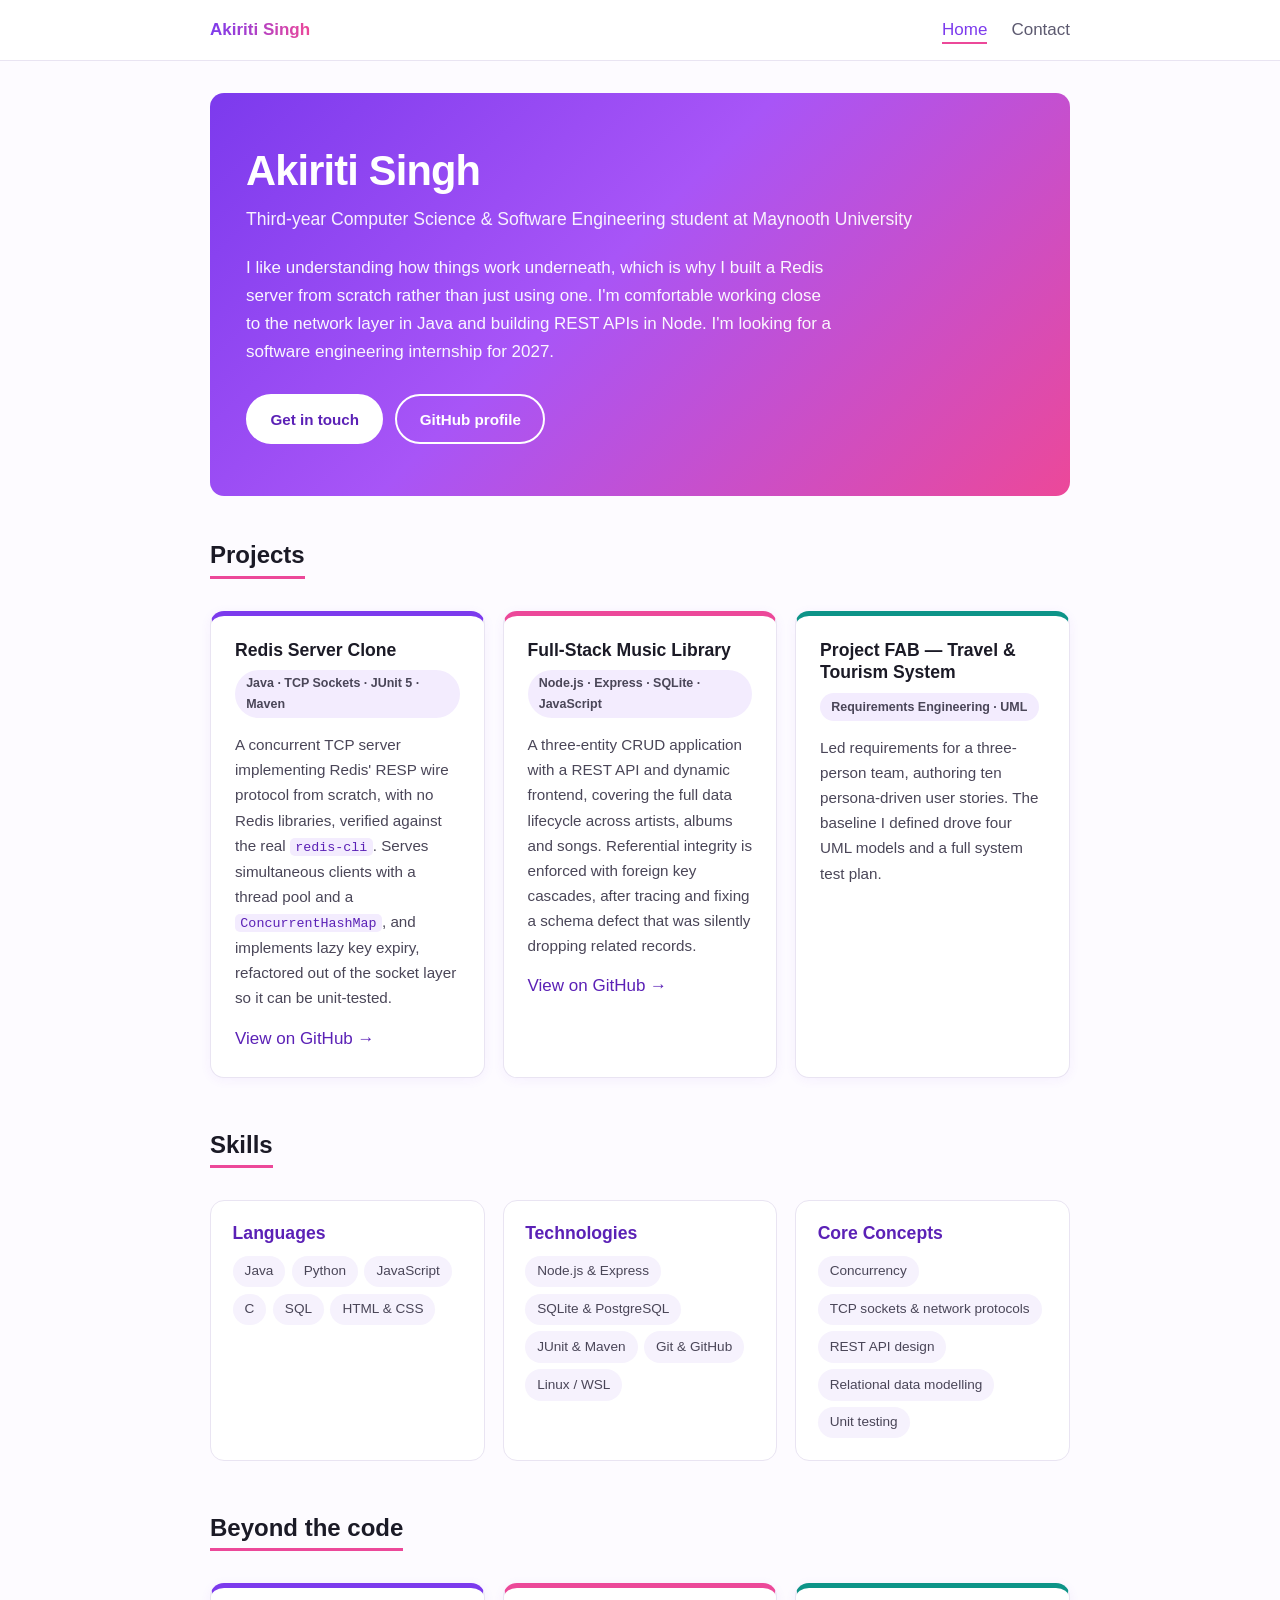
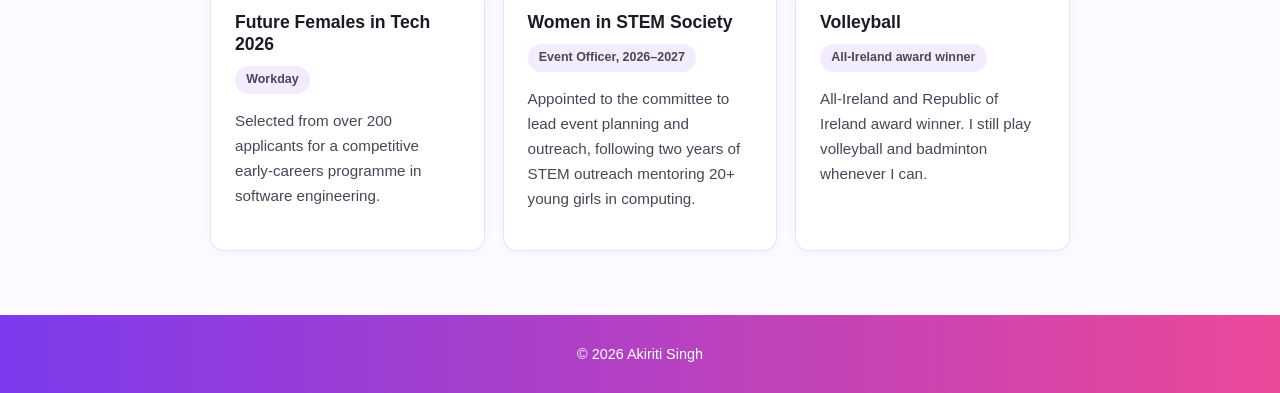
<file: index.html>
<!DOCTYPE html>
<html lang="en">

<head>
  <meta charset="UTF-8">
  <meta name="viewport" content="width=device-width, initial-scale=1.0">
  <meta name="description" content="Akiriti Singh — third-year Computer Science student at Maynooth University. Concurrent systems in Java and full-stack web development in Node.js.">
  <title>Akiriti Singh | Home</title>
  <link rel="stylesheet" href="styles.css">
</head>

<body>

  <header class="site-header">
    <nav class="nav">
      <span class="nav-name">Akiriti Singh</span>
      <ul class="nav-links">
        <li><a href="index.html" class="active">Home</a></li>
        <li><a href="contact.html">Contact</a></li>
      </ul>
    </nav>
  </header>

  <main>

    <section class="hero">
      <h1>Akiriti Singh</h1>
      <p class="tagline">Third-year Computer Science &amp; Software Engineering student at Maynooth University</p>
      <p class="intro">
        I like understanding how things work underneath, which is why I built a Redis
        server from scratch rather than just using one. I'm comfortable working close to
        the network layer in Java and building REST APIs in Node. I'm looking for a
        software engineering internship for 2027.
      </p>
      <div class="hero-actions">
        <a class="button" href="contact.html">Get in touch</a>
        <a class="button button-secondary" href="https://github.com/SAkiriti">GitHub profile</a>
      </div>
    </section>

    <section class="section">
      <h2>Projects</h2>
      <div class="cards">

        <article class="card">
          <h3>Redis Server Clone</h3>
          <p class="card-tags">Java · TCP Sockets · JUnit 5 · Maven</p>
          <p>
            A concurrent TCP server implementing Redis' RESP wire protocol from scratch,
            with no Redis libraries, verified against the real <code>redis-cli</code>.
            Serves simultaneous clients with a thread pool and a
            <code>ConcurrentHashMap</code>, and implements lazy key expiry, refactored out
            of the socket layer so it can be unit-tested.
          </p>
          <a href="https://github.com/SAkiriti/redis-clone-java">View on GitHub →</a>
        </article>

        <article class="card">
          <h3>Full-Stack Music Library</h3>
          <p class="card-tags">Node.js · Express · SQLite · JavaScript</p>
          <p>
            A three-entity CRUD application with a REST API and dynamic frontend, covering
            the full data lifecycle across artists, albums and songs. Referential integrity
            is enforced with foreign key cascades, after tracing and fixing a schema defect
            that was silently dropping related records.
          </p>
          <a href="https://github.com/SAkiriti/music-library-fullstack">View on GitHub →</a>
        </article>

        <article class="card">
          <h3>Project FAB — Travel &amp; Tourism System</h3>
          <p class="card-tags">Requirements Engineering · UML</p>
          <p>
            Led requirements for a three-person team, authoring ten persona-driven user
            stories. The baseline I defined drove four UML models and a full system test
            plan.
          </p>
        </article>

      </div>
    </section>

    <section class="section">
      <h2>Skills</h2>
      <div class="skills">
        <div class="skill-group">
          <h3>Languages</h3>
          <ul>
            <li>Java</li>
            <li>Python</li>
            <li>JavaScript</li>
            <li>C</li>
            <li>SQL</li>
            <li>HTML &amp; CSS</li>
          </ul>
        </div>
        <div class="skill-group">
          <h3>Technologies</h3>
          <ul>
            <li>Node.js &amp; Express</li>
            <li>SQLite &amp; PostgreSQL</li>
            <li>JUnit &amp; Maven</li>
            <li>Git &amp; GitHub</li>
            <li>Linux / WSL</li>
          </ul>
        </div>
        <div class="skill-group">
          <h3>Core Concepts</h3>
          <ul>
            <li>Concurrency</li>
            <li>TCP sockets &amp; network protocols</li>
            <li>REST API design</li>
            <li>Relational data modelling</li>
            <li>Unit testing</li>
          </ul>
        </div>
      </div>
    </section>

    <section class="section">
      <h2>Beyond the code</h2>
      <div class="cards">

        <article class="card">
          <h3>Future Females in Tech 2026</h3>
          <p class="card-tags">Workday</p>
          <p>
            Selected from over 200 applicants for a competitive early-careers programme in
            software engineering.
          </p>
        </article>

        <article class="card">
          <h3>Women in STEM Society</h3>
          <p class="card-tags">Event Officer, 2026–2027</p>
          <p>
            Appointed to the committee to lead event planning and outreach, following two
            years of STEM outreach mentoring 20+ young girls in computing.
          </p>
        </article>

        <article class="card">
          <h3>Volleyball</h3>
          <p class="card-tags">All-Ireland award winner</p>
          <p>
            All-Ireland and Republic of Ireland award winner. I still play volleyball and
            badminton whenever I can.
          </p>
        </article>

      </div>
    </section>

  </main>

  <footer class="site-footer">
    <p>&copy; 2026 Akiriti Singh</p>
  </footer>

</body>

</html>
</file>
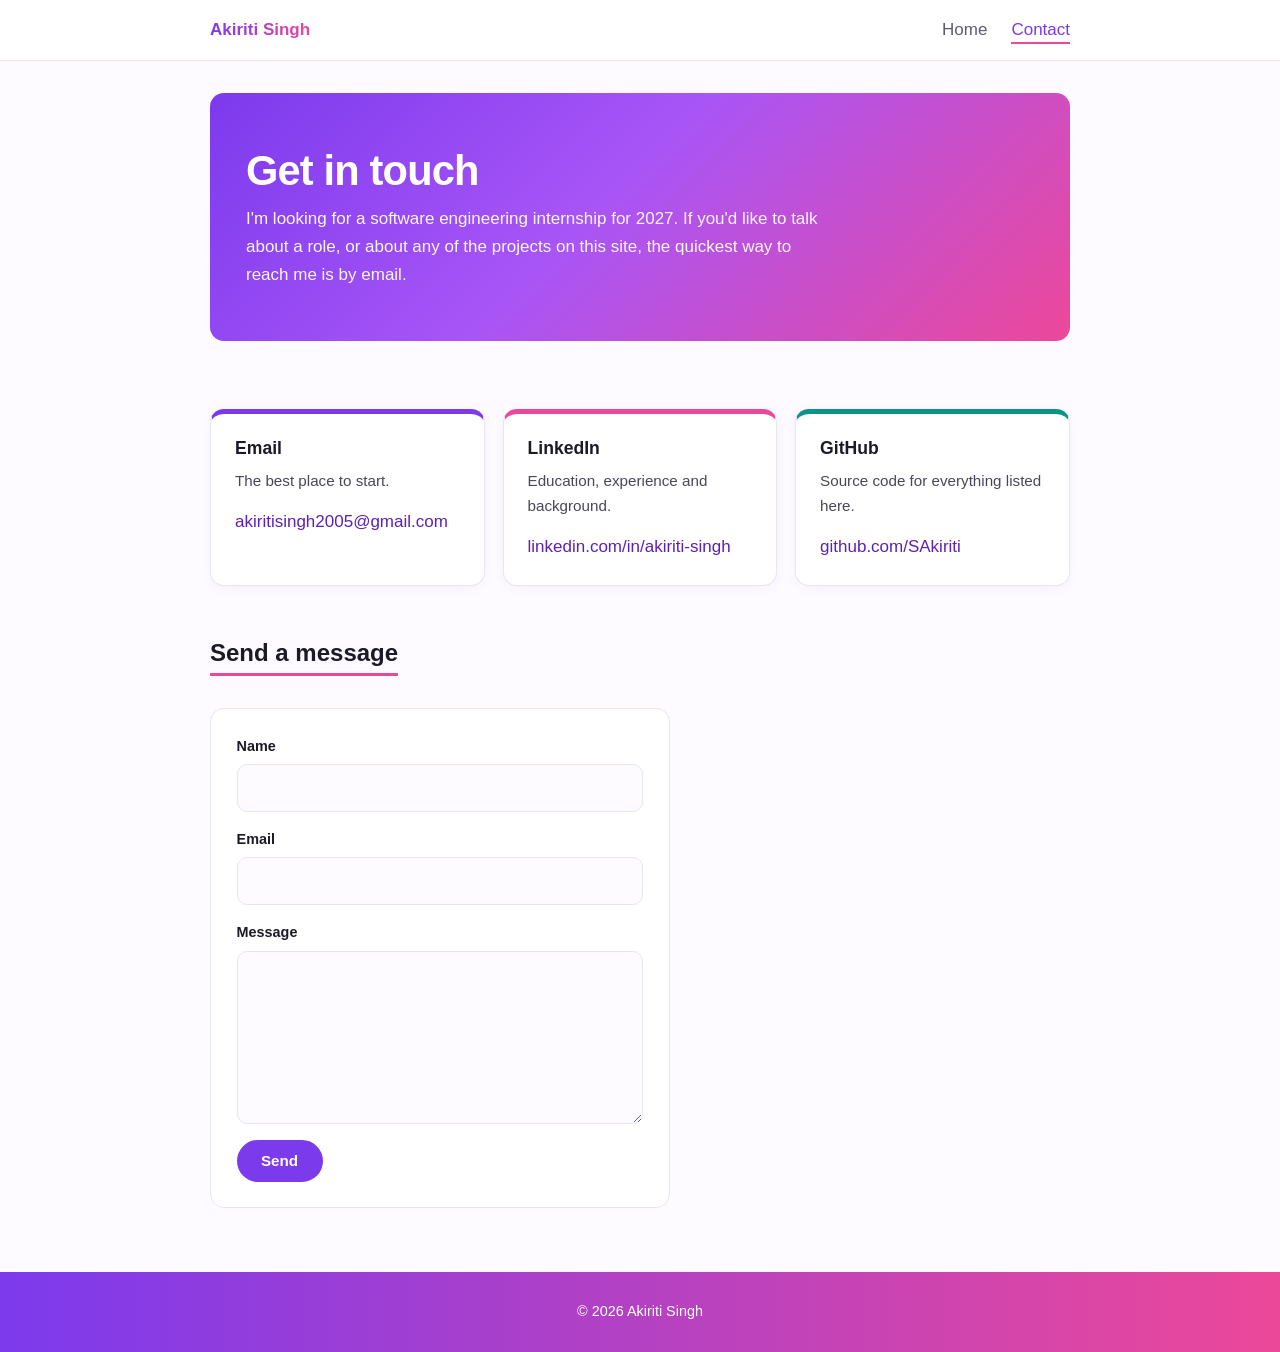
<file: contact.html>
<!DOCTYPE html>
<html lang="en">

<head>
  <meta charset="UTF-8">
  <meta name="viewport" content="width=device-width, initial-scale=1.0">
  <meta name="description" content="Get in touch with Akiriti Singh — Computer Science student at Maynooth University.">
  <title>Akiriti Singh | Contact</title>
  <link rel="stylesheet" href="styles.css">
</head>

<body>

  <header class="site-header">
    <nav class="nav">
      <span class="nav-name">Akiriti Singh</span>
      <ul class="nav-links">
        <li><a href="index.html">Home</a></li>
        <li><a href="contact.html" class="active">Contact</a></li>
      </ul>
    </nav>
  </header>

  <main>

    <section class="hero">
      <h1>Get in touch</h1>
      <p class="intro">
        I'm looking for a software engineering internship for 2027. If you'd like to talk
        about a role, or about any of the projects on this site, the quickest way to reach
        me is by email.
      </p>
    </section>

    <section class="section">
      <div class="cards">

        <article class="card">
          <h3>Email</h3>
          <p>The best place to start.</p>
          <a href="mailto:akiritisingh2005@gmail.com">akiritisingh2005@gmail.com</a>
        </article>

        <article class="card">
          <h3>LinkedIn</h3>
          <p>Education, experience and background.</p>
          <a href="https://www.linkedin.com/in/akiriti-singh">linkedin.com/in/akiriti-singh</a>
        </article>

        <article class="card">
          <h3>GitHub</h3>
          <p>Source code for everything listed here.</p>
          <a href="https://github.com/SAkiriti">github.com/SAkiriti</a>
        </article>

      </div>
    </section>

    <section class="section">
      <h2>Send a message</h2>
      <form class="contact-form" action="mailto:akiritisingh2005@gmail.com" method="post" enctype="text/plain">
        <div class="field">
          <label for="name">Name</label>
          <input type="text" id="name" name="name" required>
        </div>
        <div class="field">
          <label for="email">Email</label>
          <input type="email" id="email" name="email" required>
        </div>
        <div class="field">
          <label for="message">Message</label>
          <textarea id="message" name="message" rows="6" required></textarea>
        </div>
        <button type="submit" class="button">Send</button>
      </form>
    </section>

  </main>

  <footer class="site-footer">
    <p>&copy; 2026 Akiriti Singh</p>
  </footer>

</body>

</html>
</file>
<file: styles.css>
/* ---- Tokens ---- */
:root {
  --bg: #fdfbff;
  --surface: #ffffff;
  --text: #1b1a26;
  --text-muted: #5d5a70;
  --purple: #7c3aed;
  --purple-dark: #5b21b6;
  --pink: #ec4899;
  --teal: #0d9488;
  --amber: #f59e0b;
  --border: #e9e4f2;
  --radius: 14px;
  --max-width: 900px;
}

/* ---- Base ---- */
* {
  box-sizing: border-box;
}

body {
  margin: 0;
  background: var(--bg);
  color: var(--text);
  font-family: -apple-system, BlinkMacSystemFont, "Segoe UI", Helvetica, Arial, sans-serif;
  font-size: 17px;
  line-height: 1.65;
}

h1, h2, h3 {
  line-height: 1.25;
  margin: 0 0 0.5rem;
}

h1 { font-size: 2.6rem; letter-spacing: -0.02em; }
h2 { font-size: 1.5rem; }
h3 { font-size: 1.1rem; }

a {
  color: var(--purple-dark);
  text-decoration: none;
  font-weight: 500;
}

a:hover {
  text-decoration: underline;
}

code {
  background: #f3ecfe;
  color: var(--purple-dark);
  padding: 0.12em 0.4em;
  border-radius: 5px;
  font-size: 0.88em;
}

/* ---- Header / nav ---- */
.site-header {
  background: rgba(255, 255, 255, 0.88);
  backdrop-filter: blur(8px);
  border-bottom: 1px solid var(--border);
  position: sticky;
  top: 0;
  z-index: 10;
}

.nav {
  max-width: var(--max-width);
  margin: 0 auto;
  padding: 1rem 1.25rem;
  display: flex;
  flex-wrap: wrap;
  align-items: center;
  justify-content: space-between;
  gap: 0.75rem;
}

.nav-name {
  font-weight: 700;
  background: linear-gradient(90deg, var(--purple), var(--pink));
  -webkit-background-clip: text;
  background-clip: text;
  color: transparent;
}

.nav-links {
  display: flex;
  gap: 1.5rem;
  list-style: none;
  margin: 0;
  padding: 0;
}

.nav-links a {
  color: var(--text-muted);
  font-weight: 500;
  padding-bottom: 3px;
}

.nav-links a.active {
  color: var(--purple);
  border-bottom: 2px solid var(--pink);
}

/* ---- Layout ---- */
main {
  max-width: var(--max-width);
  margin: 0 auto;
  padding: 0 1.25rem;
}

.hero {
  margin-top: 2rem;
  padding: 3.25rem 2.25rem;
  border-radius: var(--radius);
  background: linear-gradient(135deg, #7c3aed 0%, #a855f7 45%, #ec4899 100%);
  color: #fff;
}

.hero h1 {
  color: #fff;
}

.tagline {
  font-size: 1.1rem;
  margin: 0 0 1.25rem;
  color: rgba(255, 255, 255, 0.92);
}

.hero .intro {
  color: rgba(255, 255, 255, 0.95);
}

.intro {
  max-width: 62ch;
  margin: 0;
}

.hero-actions {
  display: flex;
  flex-wrap: wrap;
  gap: 0.75rem;
  margin-top: 1.75rem;
}

.section {
  padding: 2.75rem 0 0.5rem;
}

.section h2 {
  display: inline-block;
  padding-bottom: 0.35rem;
  border-bottom: 3px solid var(--pink);
}

/* ---- Buttons ---- */
.button {
  display: inline-block;
  padding: 0.65rem 1.4rem;
  border-radius: 999px;
  background: #fff;
  color: var(--purple-dark);
  font-size: 0.95rem;
  font-weight: 600;
  border: 2px solid #fff;
  cursor: pointer;
  transition: transform 0.15s ease;
}

.button:hover {
  text-decoration: none;
  transform: translateY(-1px);
}

.button-secondary {
  background: transparent;
  color: #fff;
}

/* Buttons outside the gradient hero (e.g. the contact form) */
.contact-form .button {
  background: var(--purple);
  color: #fff;
  border-color: var(--purple);
}

/* ---- Cards (Flexbox) ---- */
.cards {
  display: flex;
  flex-wrap: wrap;
  gap: 1.1rem;
  margin-top: 1.5rem;
}

.card {
  flex: 1 1 260px;
  background: var(--surface);
  border: 1px solid var(--border);
  border-top: 5px solid var(--purple);
  border-radius: var(--radius);
  padding: 1.5rem;
  box-shadow: 0 2px 12px rgba(124, 58, 237, 0.06);
  transition: transform 0.15s ease, box-shadow 0.15s ease;
}

.card:hover {
  transform: translateY(-3px);
  box-shadow: 0 10px 22px rgba(124, 58, 237, 0.14);
}

/* Rotate the accent colour across cards */
.card:nth-child(2) { border-top-color: var(--pink); }
.card:nth-child(3) { border-top-color: var(--teal); }
.card:nth-child(4) { border-top-color: var(--amber); }

.card p {
  margin: 0 0 0.9rem;
  font-size: 0.95rem;
  color: #4a4658;
}

.card-tags {
  display: inline-block;
  background: #f3ecfe;
  color: var(--purple-dark);
  font-size: 0.78rem !important;
  font-weight: 600;
  padding: 0.22rem 0.7rem;
  border-radius: 999px;
  margin-bottom: 0.9rem !important;
}

/* ---- Skills ---- */
.skills {
  display: flex;
  flex-wrap: wrap;
  gap: 1.1rem;
  margin-top: 1.5rem;
}

.skill-group {
  flex: 1 1 200px;
  background: var(--surface);
  border: 1px solid var(--border);
  border-radius: var(--radius);
  padding: 1.35rem;
}

.skill-group h3 {
  color: var(--purple-dark);
}

.skill-group ul {
  list-style: none;
  padding: 0;
  margin: 0.7rem 0 0;
  display: flex;
  flex-wrap: wrap;
  gap: 0.4rem;
}

.skill-group li {
  background: #f6f2fd;
  color: #4a4658;
  font-size: 0.85rem;
  padding: 0.28rem 0.75rem;
  border-radius: 999px;
}

/* ---- Form ---- */
.contact-form {
  max-width: 460px;
  margin-top: 1.5rem;
  background: var(--surface);
  border: 1px solid var(--border);
  border-radius: var(--radius);
  padding: 1.6rem;
}

.field {
  display: flex;
  flex-direction: column;
  margin-bottom: 1rem;
}

.field label {
  font-size: 0.9rem;
  font-weight: 600;
  margin-bottom: 0.35rem;
}

input, textarea {
  font: inherit;
  font-size: 0.95rem;
  padding: 0.65rem 0.8rem;
  border: 1px solid var(--border);
  border-radius: 10px;
  background: var(--bg);
  color: var(--text);
}

input:focus, textarea:focus {
  outline: 2px solid var(--purple);
  outline-offset: 1px;
  border-color: transparent;
}

textarea {
  resize: vertical;
}

/* ---- Footer ---- */
.site-footer {
  margin-top: 3.5rem;
  padding: 1.75rem 1.25rem;
  background: linear-gradient(90deg, var(--purple), var(--pink));
  color: #fff;
  font-size: 0.9rem;
  text-align: center;
}

.site-footer p {
  margin: 0;
}

/* ---- Small screens ---- */
@media (max-width: 600px) {
  h1 { font-size: 2rem; }
  .hero { padding: 2.25rem 1.5rem; }
}
</file>
